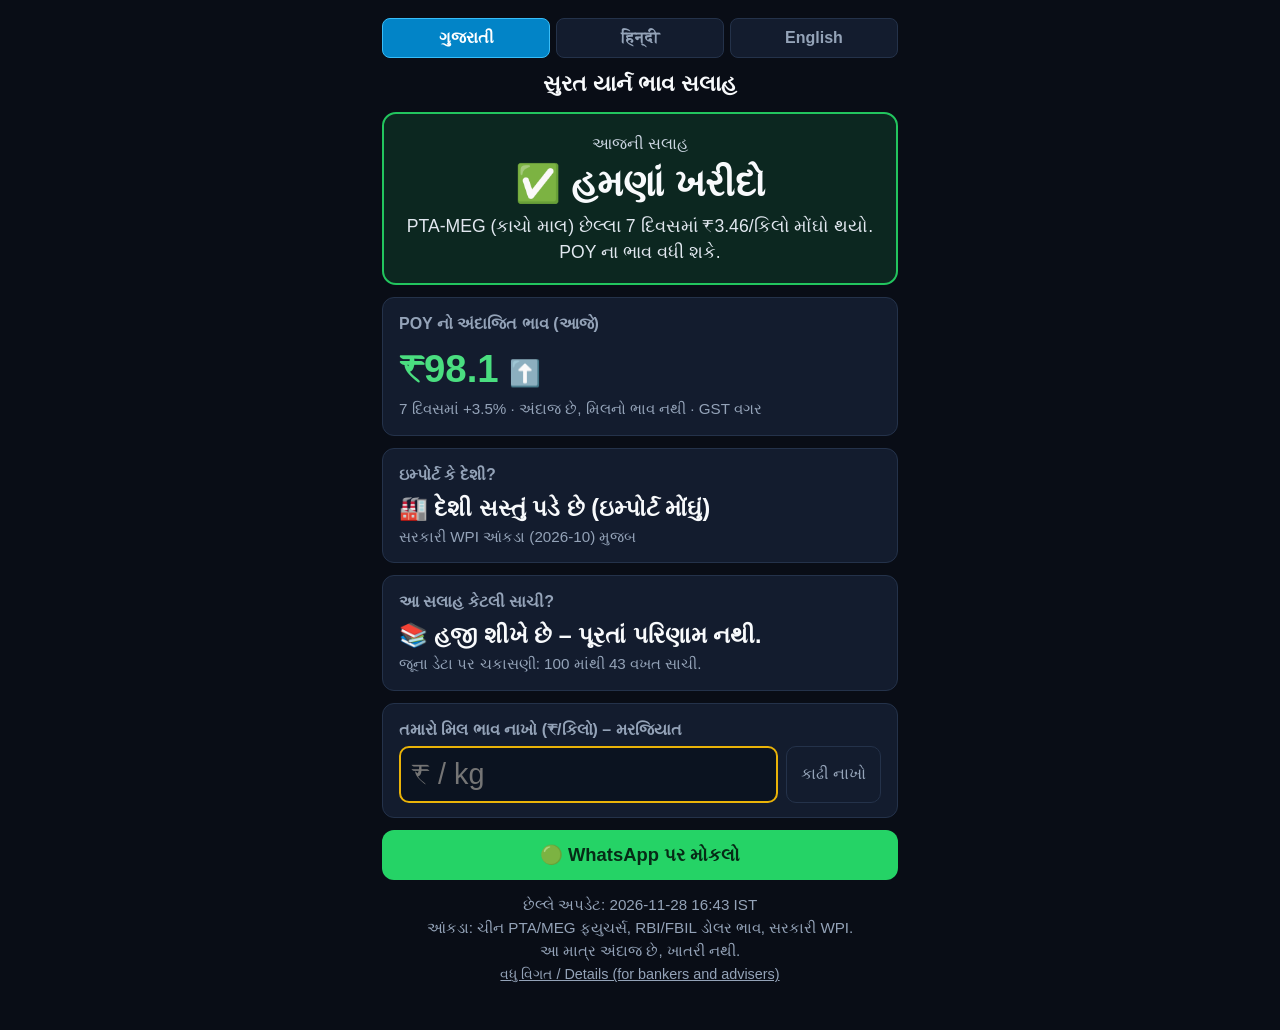
<file: index.html>
<!DOCTYPE html>
<html lang="gu">
<head>
<meta charset="UTF-8"><meta name="viewport" content="width=device-width, initial-scale=1.0">
<meta name="theme-color" content="#090d16">
<title>સુરત યાર્ન ભાવ સલાહ · STTIE</title>
<link rel="icon" href="data:image/svg+xml,%3Csvg xmlns=%22http://www.w3.org/2000/svg%22 viewBox=%220 0 100 100%22%3E%3Ctext y=%22.9em%22 font-size=%2290%22%3E%F0%9F%A7%B5%3C/text%3E%3C/svg%3E">
<link rel="stylesheet" href="assets/style.css">
</head>
<body>
<!-- MAIN SCREEN (simple, Gujarati by default) -->
<main id="simple" class="simple">
  <div class="langs" id="langs"><button data-l="gu">ગુજરાતી</button><button data-l="hi">हिन्दी</button><button data-l="en">English</button></div>
  <h1 class="s-title" id="s-title"></h1>
  <section class="answer" id="answer"><div class="a-label" id="a-today"></div><div class="a-main" id="a-main">…</div><div class="a-reason" id="a-reason"></div></section>
  <section class="tile"><div class="t-label" id="p-title"></div><div class="t-big" id="p-big">…</div><div class="t-sub" id="p-sub"></div></section>
  <section class="tile"><div class="t-label" id="i-title"></div><div class="t-mid" id="i-main">…</div><div class="t-sub" id="i-sub"></div></section>
  <section class="tile"><div class="t-label" id="h-title"></div><div class="t-mid" id="h-main">…</div><div class="t-sub" id="h-sub"></div></section>
  <section class="tile"><label class="t-label" for="q-input" id="q-label"></label>
    <div class="q-row"><input id="q-input" type="number" inputmode="decimal" min="40" max="300" step="0.25" placeholder="₹ / kg"><button class="q-clear" id="q-clear"></button></div></section>
  <div class="actions"><button class="wa" id="wa-btn"></button><button class="speak" id="speak-btn" style="display:none"></button></div>
  <p class="t-sub center" id="s-updated"></p>
  <p class="t-sub center" id="s-src"></p>
  <p class="t-sub center" id="s-disc"></p>
  <p class="center"><a href="#details" id="details-link" class="details-link"></a></p>
</main>

<!-- DETAILS (English, for bankers and advisers) -->
<div id="details" class="container" style="display:none">
<header>
  <h1>STTIE · Surat Yarn Desk <small>Details for bankers and advisers: data, formulas, rules, learning loop. <a href="#" id="back-link">← main screen</a></small></h1>
  <div class="meta"><div id="meta-data">Loading data…</div><div id="meta-model"></div></div>
</header>
<div class="tabs" id="tabs">
  <button class="tab active" data-s="today">1. Today</button>
  <button class="tab" data-s="trend">2. Where yarn is heading</button>
  <button class="tab" data-s="buy">3. Buy now or wait (your rules)</button>
  <button class="tab" data-s="import">4. Import vs domestic</button>
  <button class="tab" data-s="alloc">5. How much to stock</button>
  <button class="tab" data-s="whatif">6. What-if</button>
  <button class="tab" data-s="log">7. My market log</button>
  <button class="tab" data-s="track">8. Track record &amp; learning</button>
  <button class="tab" data-s="sources">9. Sources &amp; formulas</button>
</div>
<div id="err" class="warn" style="display:none"></div>
<div class="screen active" id="s-today"></div>
<div class="screen" id="s-trend"></div>
<div class="screen" id="s-buy"></div>
<div class="screen" id="s-import"></div>
<div class="screen" id="s-alloc"></div>
<div class="screen" id="s-whatif"></div>
<div class="screen" id="s-log"></div>
<div class="screen" id="s-track"></div>
<div class="screen" id="s-sources"></div>
<p class="sub" style="margin-top:16px">Public data only. Your own entries stay in this browser (localStorage) and are never uploaded. Not investment advice. Legend: <span class="pill p-live">live</span> auto-fetched market data · <span class="pill p-official">official</span> government/RBI data · <span class="pill p-est">estimate</span> calculated by the app · <span class="pill p-input">your input</span> · <span class="pill p-assume">assumption</span> editable default · <span class="pill p-none">no live source</span></p>
</div>
<script src="assets/i18n.js"></script>
<script src="assets/app.js"></script>
</body>
</html>
</file>
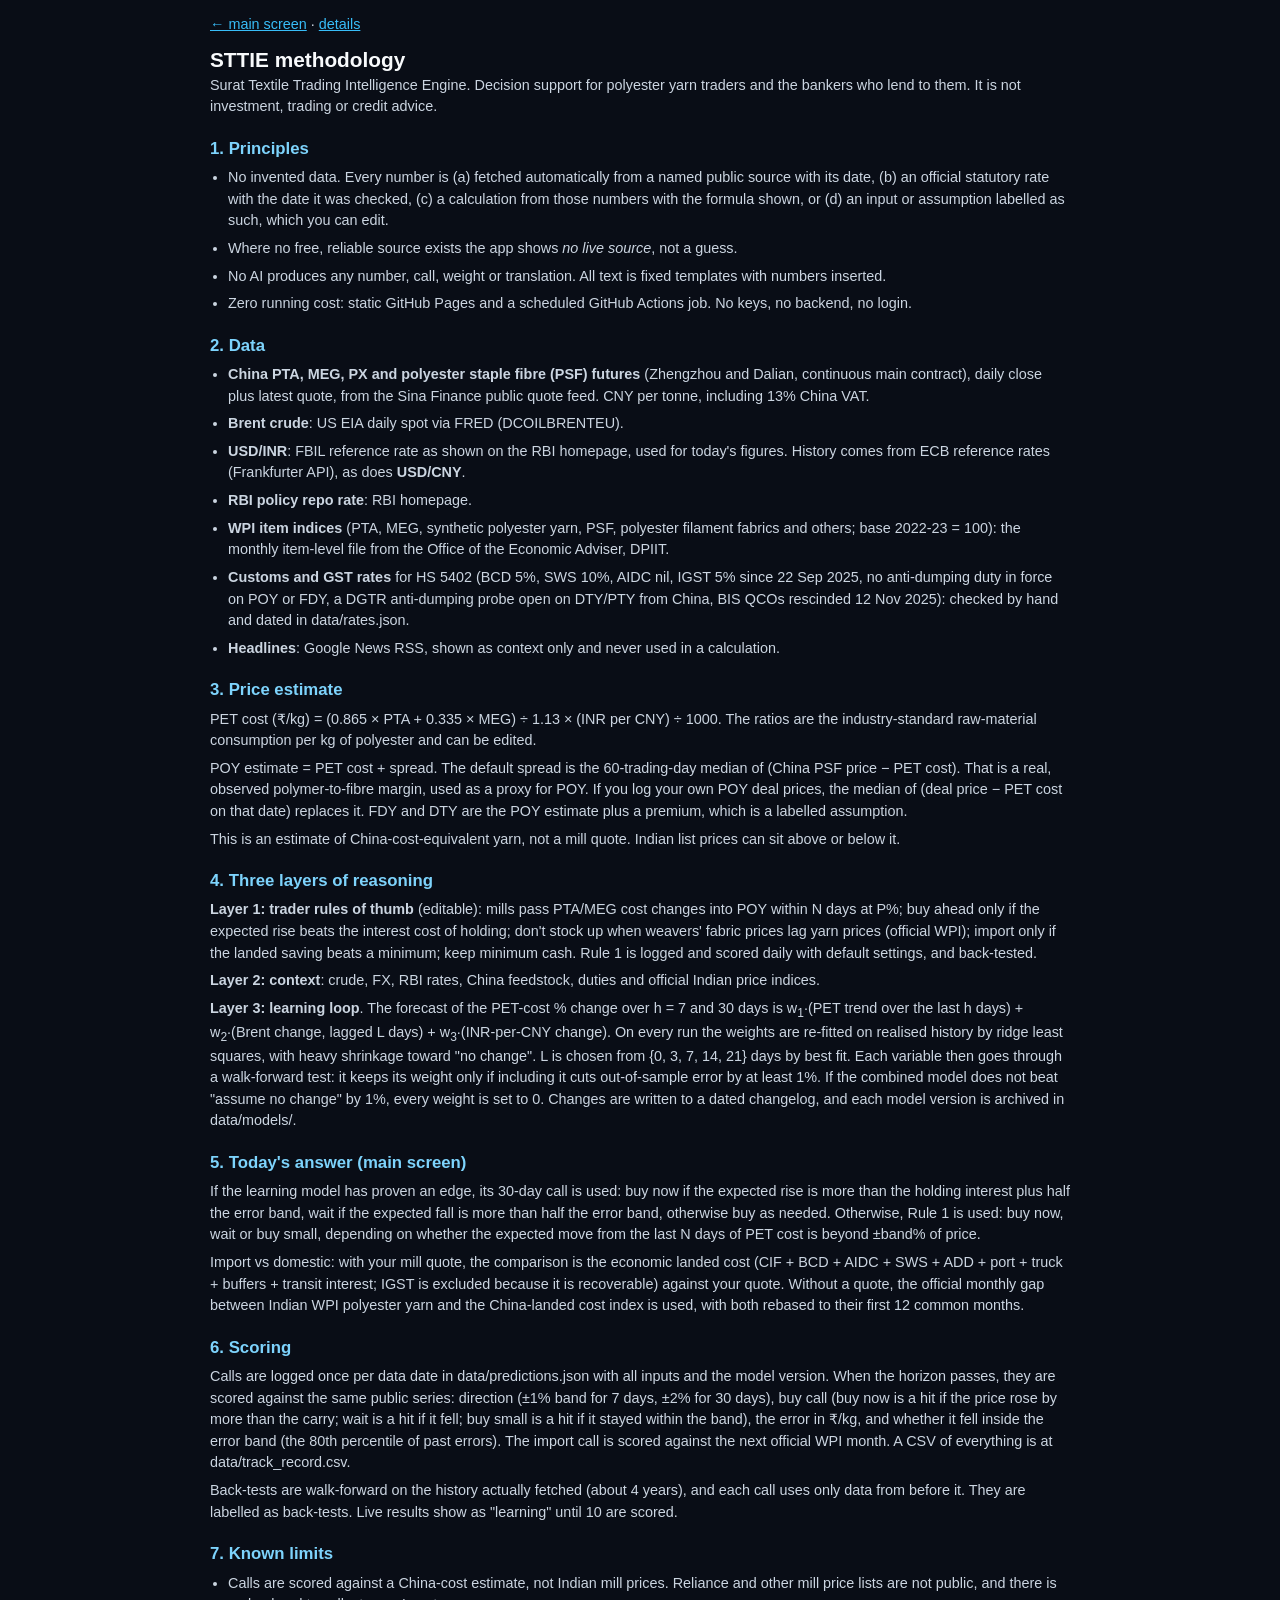
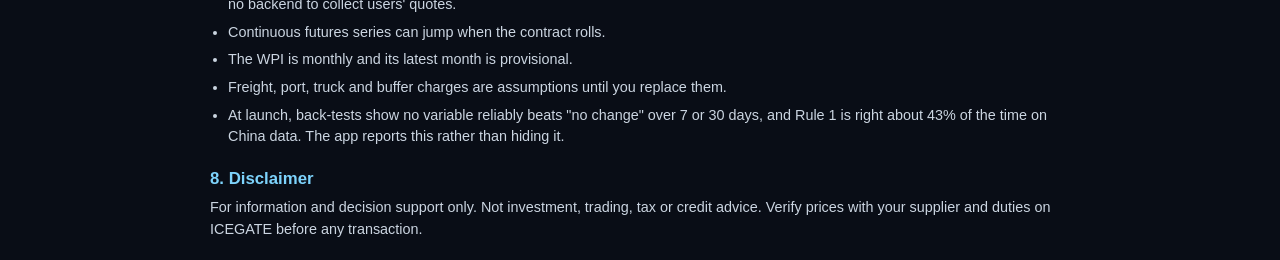
<file: methodology.html>
<!DOCTYPE html><html lang="en"><head><meta charset="UTF-8"><meta name="viewport" content="width=device-width, initial-scale=1.0"><title>STTIE methodology</title><link rel="icon" href="data:image/svg+xml,%3Csvg xmlns=%22http://www.w3.org/2000/svg%22 viewBox=%220 0 100 100%22%3E%3Ctext y=%22.9em%22 font-size=%2290%22%3E%F0%9F%A7%B5%3C/text%3E%3C/svg%3E">
<link rel="stylesheet" href="assets/style.css">
<style>.m{max-width:860px;margin:0 auto}.m h2{font-size:1.05rem;margin:18px 0 6px;color:#7dd3fc}.m p,.m li{font-size:.9rem;color:#cbd5e1;margin-bottom:6px}.m ul{padding-left:18px}</style></head>
<body><div class="m">
<p><a href="index.html">← main screen</a> · <a href="index.html#details">details</a></p>
<h1 style="font-size:1.3rem;margin-top:8px">STTIE methodology</h1>
<p class="sub">Surat Textile Trading Intelligence Engine. Decision support for polyester yarn traders and the bankers who lend to them. It is not investment, trading or credit advice.</p>

<h2>1. Principles</h2>
<ul><li>No invented data. Every number is (a) fetched automatically from a named public source with its date, (b) an official statutory rate with the date it was checked, (c) a calculation from those numbers with the formula shown, or (d) an input or assumption labelled as such, which you can edit.</li>
<li>Where no free, reliable source exists the app shows <i>no live source</i>, not a guess.</li>
<li>No AI produces any number, call, weight or translation. All text is fixed templates with numbers inserted.</li>
<li>Zero running cost: static GitHub Pages and a scheduled GitHub Actions job. No keys, no backend, no login.</li></ul>

<h2>2. Data</h2>
<ul><li><b>China PTA, MEG, PX and polyester staple fibre (PSF) futures</b> (Zhengzhou and Dalian, continuous main contract), daily close plus latest quote, from the Sina Finance public quote feed. CNY per tonne, including 13% China VAT.</li>
<li><b>Brent crude</b>: US EIA daily spot via FRED (DCOILBRENTEU).</li>
<li><b>USD/INR</b>: FBIL reference rate as shown on the RBI homepage, used for today's figures. History comes from ECB reference rates (Frankfurter API), as does <b>USD/CNY</b>.</li>
<li><b>RBI policy repo rate</b>: RBI homepage.</li>
<li><b>WPI item indices</b> (PTA, MEG, synthetic polyester yarn, PSF, polyester filament fabrics and others; base 2022-23 = 100): the monthly item-level file from the Office of the Economic Adviser, DPIIT.</li>
<li><b>Customs and GST rates</b> for HS 5402 (BCD 5%, SWS 10%, AIDC nil, IGST 5% since 22 Sep 2025, no anti-dumping duty in force on POY or FDY, a DGTR anti-dumping probe open on DTY/PTY from China, BIS QCOs rescinded 12 Nov 2025): checked by hand and dated in data/rates.json.</li>
<li><b>Headlines</b>: Google News RSS, shown as context only and never used in a calculation.</li></ul>

<h2>3. Price estimate</h2>
<p>PET cost (₹/kg) = (0.865 × PTA + 0.335 × MEG) ÷ 1.13 × (INR per CNY) ÷ 1000. The ratios are the industry-standard raw-material consumption per kg of polyester and can be edited.</p>
<p>POY estimate = PET cost + spread. The default spread is the 60-trading-day median of (China PSF price − PET cost). That is a real, observed polymer-to-fibre margin, used as a proxy for POY. If you log your own POY deal prices, the median of (deal price − PET cost on that date) replaces it. FDY and DTY are the POY estimate plus a premium, which is a labelled assumption.</p>
<p>This is an estimate of China-cost-equivalent yarn, not a mill quote. Indian list prices can sit above or below it.</p>

<h2>4. Three layers of reasoning</h2>
<p><b>Layer 1: trader rules of thumb</b> (editable): mills pass PTA/MEG cost changes into POY within N days at P%; buy ahead only if the expected rise beats the interest cost of holding; don't stock up when weavers' fabric prices lag yarn prices (official WPI); import only if the landed saving beats a minimum; keep minimum cash. Rule 1 is logged and scored daily with default settings, and back-tested.</p>
<p><b>Layer 2: context</b>: crude, FX, RBI rates, China feedstock, duties and official Indian price indices.</p>
<p><b>Layer 3: learning loop</b>. The forecast of the PET-cost % change over h = 7 and 30 days is w<sub>1</sub>·(PET trend over the last h days) + w<sub>2</sub>·(Brent change, lagged L days) + w<sub>3</sub>·(INR-per-CNY change). On every run the weights are re-fitted on realised history by ridge least squares, with heavy shrinkage toward "no change". L is chosen from {0, 3, 7, 14, 21} days by best fit. Each variable then goes through a walk-forward test: it keeps its weight only if including it cuts out-of-sample error by at least 1%. If the combined model does not beat "assume no change" by 1%, every weight is set to 0. Changes are written to a dated changelog, and each model version is archived in data/models/.</p>

<h2>5. Today's answer (main screen)</h2>
<p>If the learning model has proven an edge, its 30-day call is used: buy now if the expected rise is more than the holding interest plus half the error band, wait if the expected fall is more than half the error band, otherwise buy as needed. Otherwise, Rule 1 is used: buy now, wait or buy small, depending on whether the expected move from the last N days of PET cost is beyond ±band% of price.</p>
<p>Import vs domestic: with your mill quote, the comparison is the economic landed cost (CIF + BCD + AIDC + SWS + ADD + port + truck + buffers + transit interest; IGST is excluded because it is recoverable) against your quote. Without a quote, the official monthly gap between Indian WPI polyester yarn and the China-landed cost index is used, with both rebased to their first 12 common months.</p>

<h2>6. Scoring</h2>
<p>Calls are logged once per data date in data/predictions.json with all inputs and the model version. When the horizon passes, they are scored against the same public series: direction (±1% band for 7 days, ±2% for 30 days), buy call (buy now is a hit if the price rose by more than the carry; wait is a hit if it fell; buy small is a hit if it stayed within the band), the error in ₹/kg, and whether it fell inside the error band (the 80th percentile of past errors). The import call is scored against the next official WPI month. A CSV of everything is at data/track_record.csv.</p>
<p>Back-tests are walk-forward on the history actually fetched (about 4 years), and each call uses only data from before it. They are labelled as back-tests. Live results show as "learning" until 10 are scored.</p>

<h2>7. Known limits</h2>
<ul><li>Calls are scored against a China-cost estimate, not Indian mill prices. Reliance and other mill price lists are not public, and there is no backend to collect users' quotes.</li>
<li>Continuous futures series can jump when the contract rolls.</li>
<li>The WPI is monthly and its latest month is provisional.</li>
<li>Freight, port, truck and buffer charges are assumptions until you replace them.</li>
<li>At launch, back-tests show no variable reliably beats "no change" over 7 or 30 days, and Rule 1 is right about 43% of the time on China data. The app reports this rather than hiding it.</li></ul>

<h2>8. Disclaimer</h2>
<p>For information and decision support only. Not investment, trading, tax or credit advice. Verify prices with your supplier and duties on ICEGATE before any transaction.</p>
</div></body></html>
</file>
<file: assets/style.css>
:root{--bg:#090d16;--card:#131c2e;--hover:#1a273e;--text:#f8fafc;--muted:#94a3b8;--blue:#38bdf8;--green:#22c55e;--yellow:#eab308;--red:#ef4444;--purple:#a855f7;--border:#24324a}
*{box-sizing:border-box;margin:0;padding:0;font-family:-apple-system,BlinkMacSystemFont,"Segoe UI",Roboto,Helvetica,Arial,sans-serif}
body{background:var(--bg);color:var(--text);line-height:1.5;padding:14px}
.container{max-width:1300px;margin:0 auto}
header{display:flex;justify-content:space-between;align-items:center;gap:12px;flex-wrap:wrap;padding-bottom:12px;border-bottom:1px solid var(--border);margin-bottom:14px}
h1{font-size:1.25rem}h1 small{display:block;font-size:.8rem;color:var(--muted);font-weight:400}
.meta{font-size:.8rem;color:var(--muted);text-align:right}
.tabs{display:flex;gap:6px;overflow-x:auto;padding-bottom:10px;margin-bottom:14px;border-bottom:1px solid var(--border)}
.tab{background:transparent;border:1px solid transparent;color:var(--muted);padding:8px 12px;border-radius:6px;font-size:.84rem;font-weight:600;cursor:pointer;white-space:nowrap}
.tab:hover{color:var(--text);background:var(--hover)}.tab.active{color:#fff;background:#0284c7;border-color:var(--blue)}
.screen{display:none}.screen.active{display:block}
.grid{display:grid;grid-template-columns:repeat(auto-fit,minmax(240px,1fr));gap:12px;margin-bottom:14px}
.grid2{display:grid;grid-template-columns:repeat(auto-fit,minmax(420px,1fr));gap:14px;margin-bottom:14px}
@media(max-width:520px){.grid2{grid-template-columns:1fr}}
.card{background:var(--card);border:1px solid var(--border);border-radius:8px;padding:16px}
.ct{font-size:.82rem;font-weight:700;color:var(--muted);text-transform:uppercase;letter-spacing:.4px;margin-bottom:10px;display:flex;justify-content:space-between;gap:8px;align-items:center}
.big{font-size:1.6rem;font-weight:700}.big small{font-size:.85rem;color:var(--muted);font-weight:400}
.sub{font-size:.78rem;color:var(--muted)}
table{width:100%;border-collapse:collapse;font-size:.84rem;margin-top:6px}
th{background:#0b1320;color:var(--muted);font-weight:600;padding:7px 8px;border-bottom:1px solid var(--border);text-align:left}
td{padding:7px 8px;border-bottom:1px solid var(--border);vertical-align:top}
tr:hover td{background:var(--hover)}
.pill{display:inline-block;font-size:.68rem;font-weight:700;padding:2px 7px;border-radius:10px;text-transform:uppercase;letter-spacing:.3px;border:1px solid}
.p-live{color:#4ade80;border-color:#22c55e;background:rgba(34,197,94,.12)}
.p-official{color:#7dd3fc;border-color:#38bdf8;background:rgba(56,189,248,.12)}
.p-input{color:#fde047;border-color:#eab308;background:rgba(234,179,8,.12)}
.p-assume{color:#fdba74;border-color:#f97316;background:rgba(249,115,22,.12)}
.p-est{color:#d8b4fe;border-color:#a855f7;background:rgba(168,85,247,.12)}
.p-stale,.p-none{color:#94a3b8;border-color:#475569;background:rgba(71,85,105,.2)}
.p-bad{color:#f87171;border-color:#ef4444;background:rgba(239,68,68,.12)}
.grey{color:#64748b;font-style:italic}
.up{color:#4ade80}.down{color:#f87171}.flat{color:#fde047}
.src{font-size:.72rem;color:var(--muted)}.src a{color:var(--blue)}
a{color:var(--blue)}
input[type=number],input[type=text],input[type=date],select{background:#0b1320;color:var(--text);border:1px solid #eab308;border-radius:4px;padding:4px 6px;font-size:.84rem;width:100px}
input.assume{border-color:#f97316}
input[type=range]{width:100%;accent-color:var(--blue)}
.row{display:flex;justify-content:space-between;align-items:center;gap:8px;margin-bottom:8px;font-size:.84rem}
.box{background:#0b1320;border-radius:6px;padding:12px;margin-bottom:10px}
.note{font-size:.8rem;color:#cbd5e1;background:rgba(56,189,248,.07);border-left:3px solid var(--blue);padding:8px 10px;border-radius:4px;margin-bottom:12px}
.warn{font-size:.8rem;color:#fde68a;background:rgba(234,179,8,.08);border-left:3px solid var(--yellow);padding:8px 10px;border-radius:4px;margin-bottom:12px}
.formula{font-family:ui-monospace,Menlo,Consolas,monospace;font-size:.76rem;color:#cbd5e1;background:#0b1320;padding:8px;border-radius:4px;white-space:pre-wrap;margin-top:6px}
details summary{cursor:pointer;font-size:.8rem;color:var(--blue);margin-top:6px}
button.btn{background:#0284c7;color:#fff;border:0;border-radius:5px;padding:6px 12px;font-size:.82rem;font-weight:600;cursor:pointer}
button.btn.ghost{background:transparent;border:1px solid var(--border);color:var(--muted)}
.call{font-size:1.15rem;font-weight:700}
svg.spark{vertical-align:middle}
.legend{font-size:.74rem;color:var(--muted);display:flex;gap:10px;flex-wrap:wrap;margin-top:4px}
/* main simple screen: mobile first */
.simple{max-width:520px;margin:0 auto;padding:4px 2px 30px}
.langs{display:flex;gap:6px;justify-content:center;margin-bottom:10px}
.langs button{flex:1;font-size:1rem;padding:10px 6px;border-radius:8px;border:1px solid var(--border);background:var(--card);color:var(--muted);font-weight:700}
.langs button.on{background:#0284c7;color:#fff;border-color:var(--blue)}
.s-title{font-size:1.35rem;text-align:center;margin:6px 0 12px}
.answer{border-radius:14px;padding:18px 16px;text-align:center;margin-bottom:12px;border:2px solid}
.answer.buy{background:rgba(34,197,94,.14);border-color:#22c55e}.answer.wait{background:rgba(239,68,68,.13);border-color:#ef4444}.answer.small{background:rgba(234,179,8,.13);border-color:#eab308}
.a-label{font-size:1rem;color:#cbd5e1}.a-main{font-size:2.3rem;font-weight:800;line-height:1.2;margin:6px 0}.a-reason{font-size:1.1rem;color:#e2e8f0}
.tile{background:var(--card);border:1px solid var(--border);border-radius:12px;padding:14px 16px;margin-bottom:12px}
.t-label{display:block;font-size:1rem;color:var(--muted);font-weight:700;margin-bottom:4px}
.t-big{font-size:2.4rem;font-weight:800}.t-mid{font-size:1.45rem;font-weight:800}.t-sub{font-size:.95rem;color:var(--muted)}
.center{text-align:center}
.q-row{display:flex;gap:8px}
.q-row input{flex:1;font-size:1.8rem;padding:10px;border-radius:10px;border:2px solid #eab308;background:#0b1320;color:#fff;width:100%}
.q-clear{font-size:1rem;padding:0 14px;border-radius:10px;border:1px solid var(--border);background:transparent;color:var(--muted)}
.actions{display:flex;gap:10px;margin:6px 0 14px}
.actions button{flex:1;font-size:1.15rem;font-weight:800;padding:14px;border-radius:12px;border:0;cursor:pointer}
.wa{background:#25d366;color:#062b16}.speak{background:#334155;color:#fff}
.details-link{font-size:.9rem;color:var(--muted)}
details.aud{display:inline-block}details.aud summary{list-style:none;cursor:pointer;color:inherit;font-size:inherit;margin:0;border-bottom:1px dotted #64748b}
details.aud summary::-webkit-details-marker{display:none}
.audbox{font-size:.74rem;font-weight:400;color:#cbd5e1;background:#0b1320;border:1px solid var(--border);border-radius:6px;padding:8px;margin-top:4px;max-width:440px;line-height:1.45}
</file>
